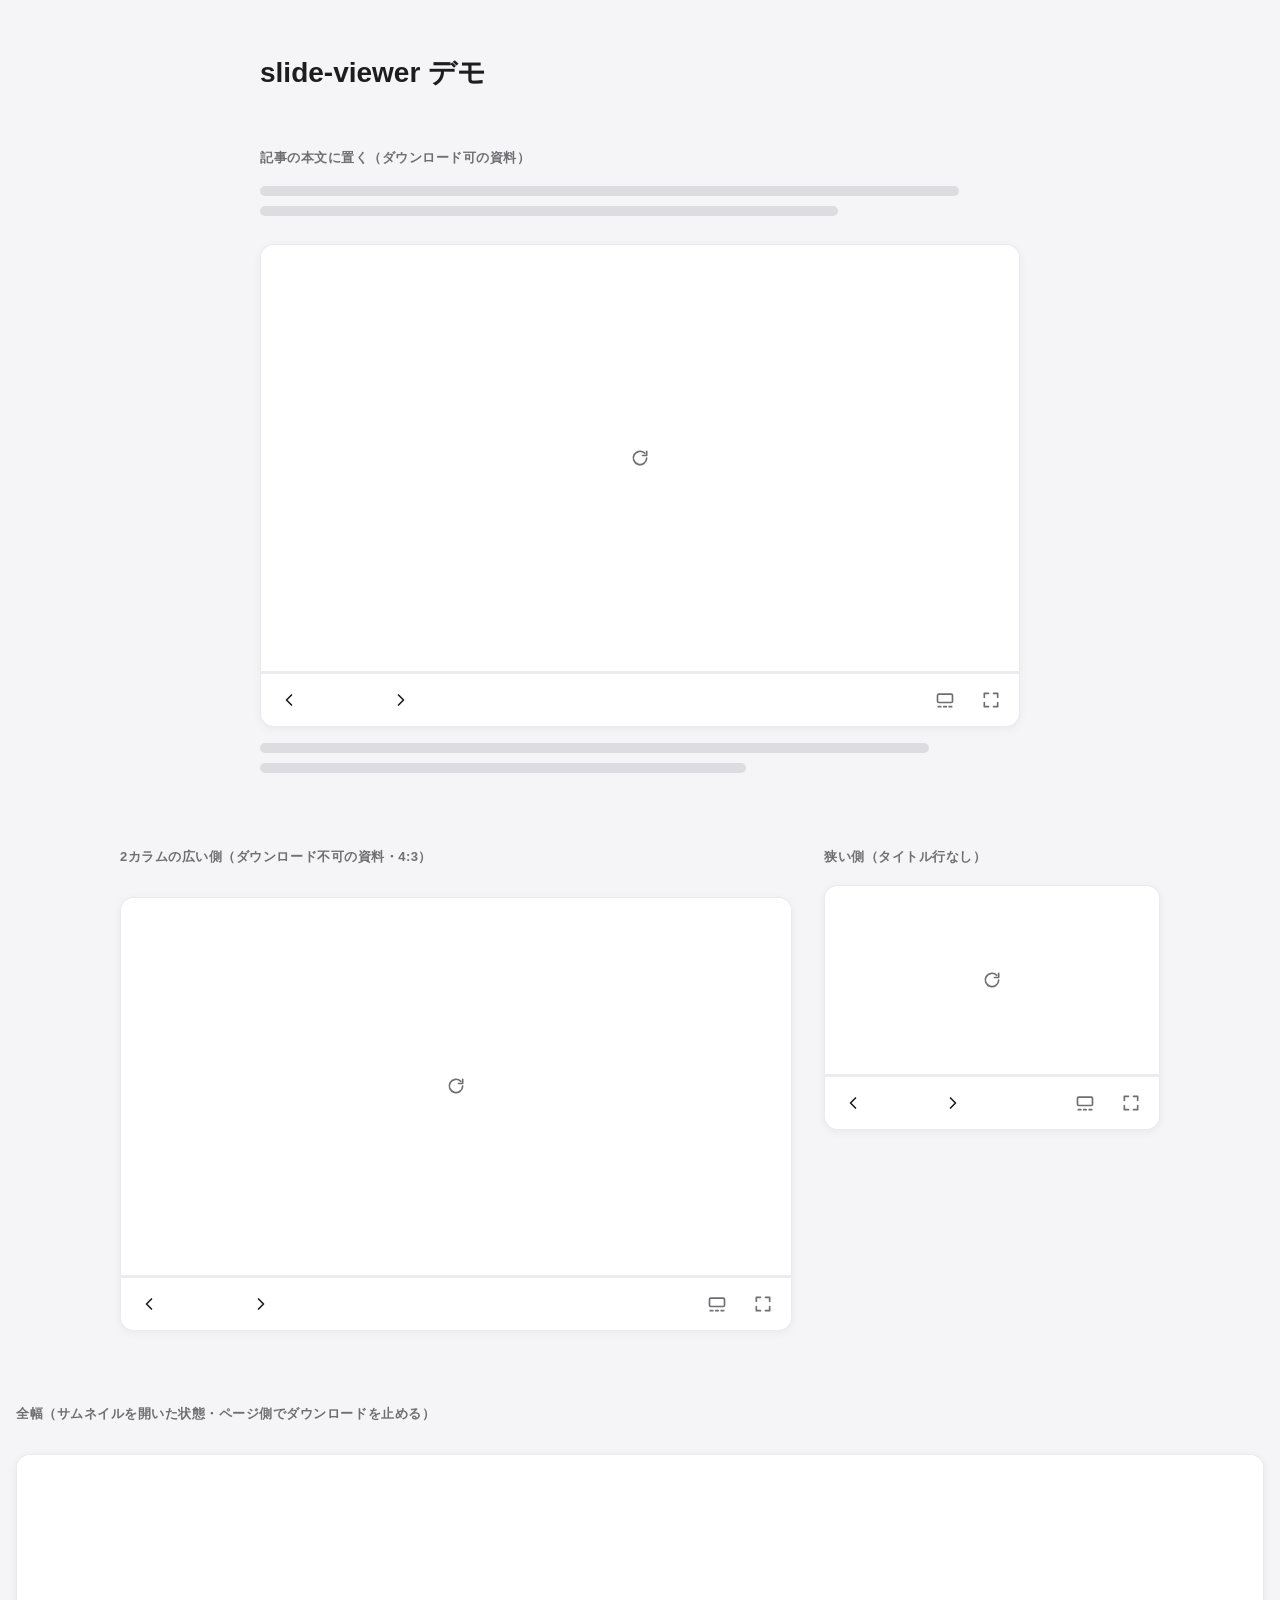
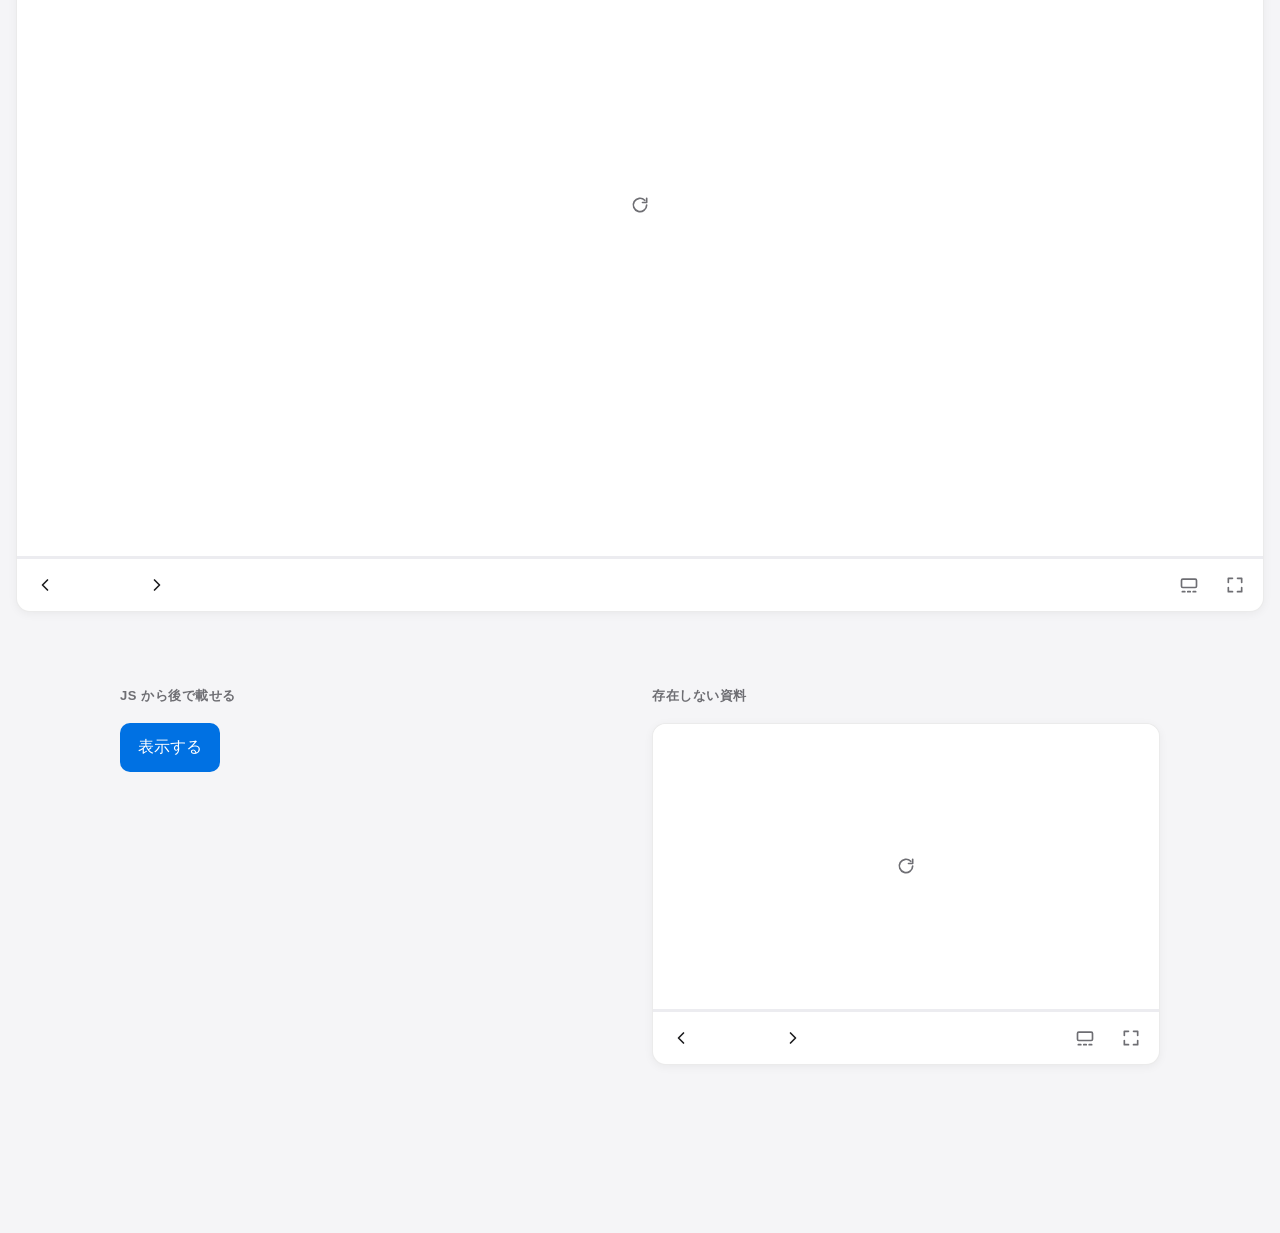
<file: demo/index.html>
<!doctype html>
<html lang="ja">
<head>
<meta charset="utf-8">
<meta name="viewport" content="width=device-width, initial-scale=1">
<meta name="robots" content="noindex, nofollow">
<title>slide-viewer デモ</title>
<style>
  /* 載せる側のページの CSS と干渉しないことを確かめるため、わざと強めの全体リセットを入れている */
  * { margin: 0; padding: 0; box-sizing: border-box; }
  button { all: unset; }
  canvas { border: 4px solid red; }

  :root {
    --bg: #f5f5f7;
    --text: #1d1d1f;
    --muted: #6e6e73;
    --line: #dcdce1;
  }
  @media (prefers-color-scheme: dark) {
    :root { --bg: #0b0b0d; --text: #f5f5f7; --muted: #a1a1a9; --line: #2a2a30; }
  }
  body {
    background: var(--bg);
    color: var(--text);
    font-family: -apple-system, "Hiragino Sans", "Noto Sans JP", sans-serif;
    line-height: 1.8;
  }
  main { padding: 48px 16px 96px; }
  section { margin: 0 auto 72px; }
  h1 { max-width: 760px; margin: 0 auto 48px; font-size: 28px; }
  h2 { font-size: 13px; font-weight: 600; color: var(--muted); letter-spacing: 0.04em; margin-bottom: 16px; }
  .article { max-width: 760px; }
  .article p { margin: 16px 0; color: var(--muted); }
  .cols { max-width: 1040px; display: grid; grid-template-columns: minmax(0, 2fr) minmax(0, 1fr); gap: 32px; align-items: start; }
  .cols .side { min-width: 0; }
  .wide { max-width: 1280px; }
  .pair { max-width: 1040px; display: grid; grid-template-columns: repeat(2, minmax(0, 1fr)); gap: 24px; }
  .mount-btn { display: inline-block; padding: 10px 18px; border-radius: 10px; background: #0071e3; color: #fff; cursor: pointer; margin-bottom: 16px; }
  .line { height: 10px; border-radius: 5px; background: var(--line); margin: 10px 0; }
  @media (max-width: 760px) {
    .cols, .pair { grid-template-columns: minmax(0, 1fr); }
  }
</style>
</head>
<body>
<main>
  <h1>slide-viewer デモ</h1>

  <section class="article">
    <h2>記事の本文に置く（ダウンロード可の資料）</h2>
    <div class="line" style="width: 92%"></div>
    <div class="line" style="width: 76%"></div>
    <p></p>
    <div class="slide-viewer" data-deck="usage"></div>
    <p></p>
    <div class="line" style="width: 88%"></div>
    <div class="line" style="width: 64%"></div>
  </section>

  <section class="cols">
    <div>
      <h2>2カラムの広い側（ダウンロード不可の資料・4:3）</h2>
      <div class="slide-viewer" data-deck="locked"></div>
    </div>
    <div class="side">
      <h2>狭い側（タイトル行なし）</h2>
      <div class="slide-viewer" data-deck="usage" data-header="false" data-accent="#ff9500"></div>
    </div>
  </section>

  <section class="wide">
    <h2>全幅（サムネイルを開いた状態・ページ側でダウンロードを止める）</h2>
    <div class="slide-viewer" data-deck="usage" data-thumbs="open" data-download="false" data-start="3"></div>
  </section>

  <section class="pair">
    <div>
      <h2>JS から後で載せる</h2>
      <button class="mount-btn" id="mount" type="button">表示する</button>
      <div id="later"></div>
    </div>
    <div>
      <h2>存在しない資料</h2>
      <div class="slide-viewer" data-deck="missing" data-header="false"></div>
    </div>
  </section>
</main>

<script src="/slide-viewer/slide-viewer.js" defer></script>
<script>
  document.getElementById('mount').addEventListener('click', function () {
    SlideViewer.mount(document.getElementById('later'), { deck: 'locked', thumbs: false });
    this.remove();
  });
</script>
</body>
</html>
</file>
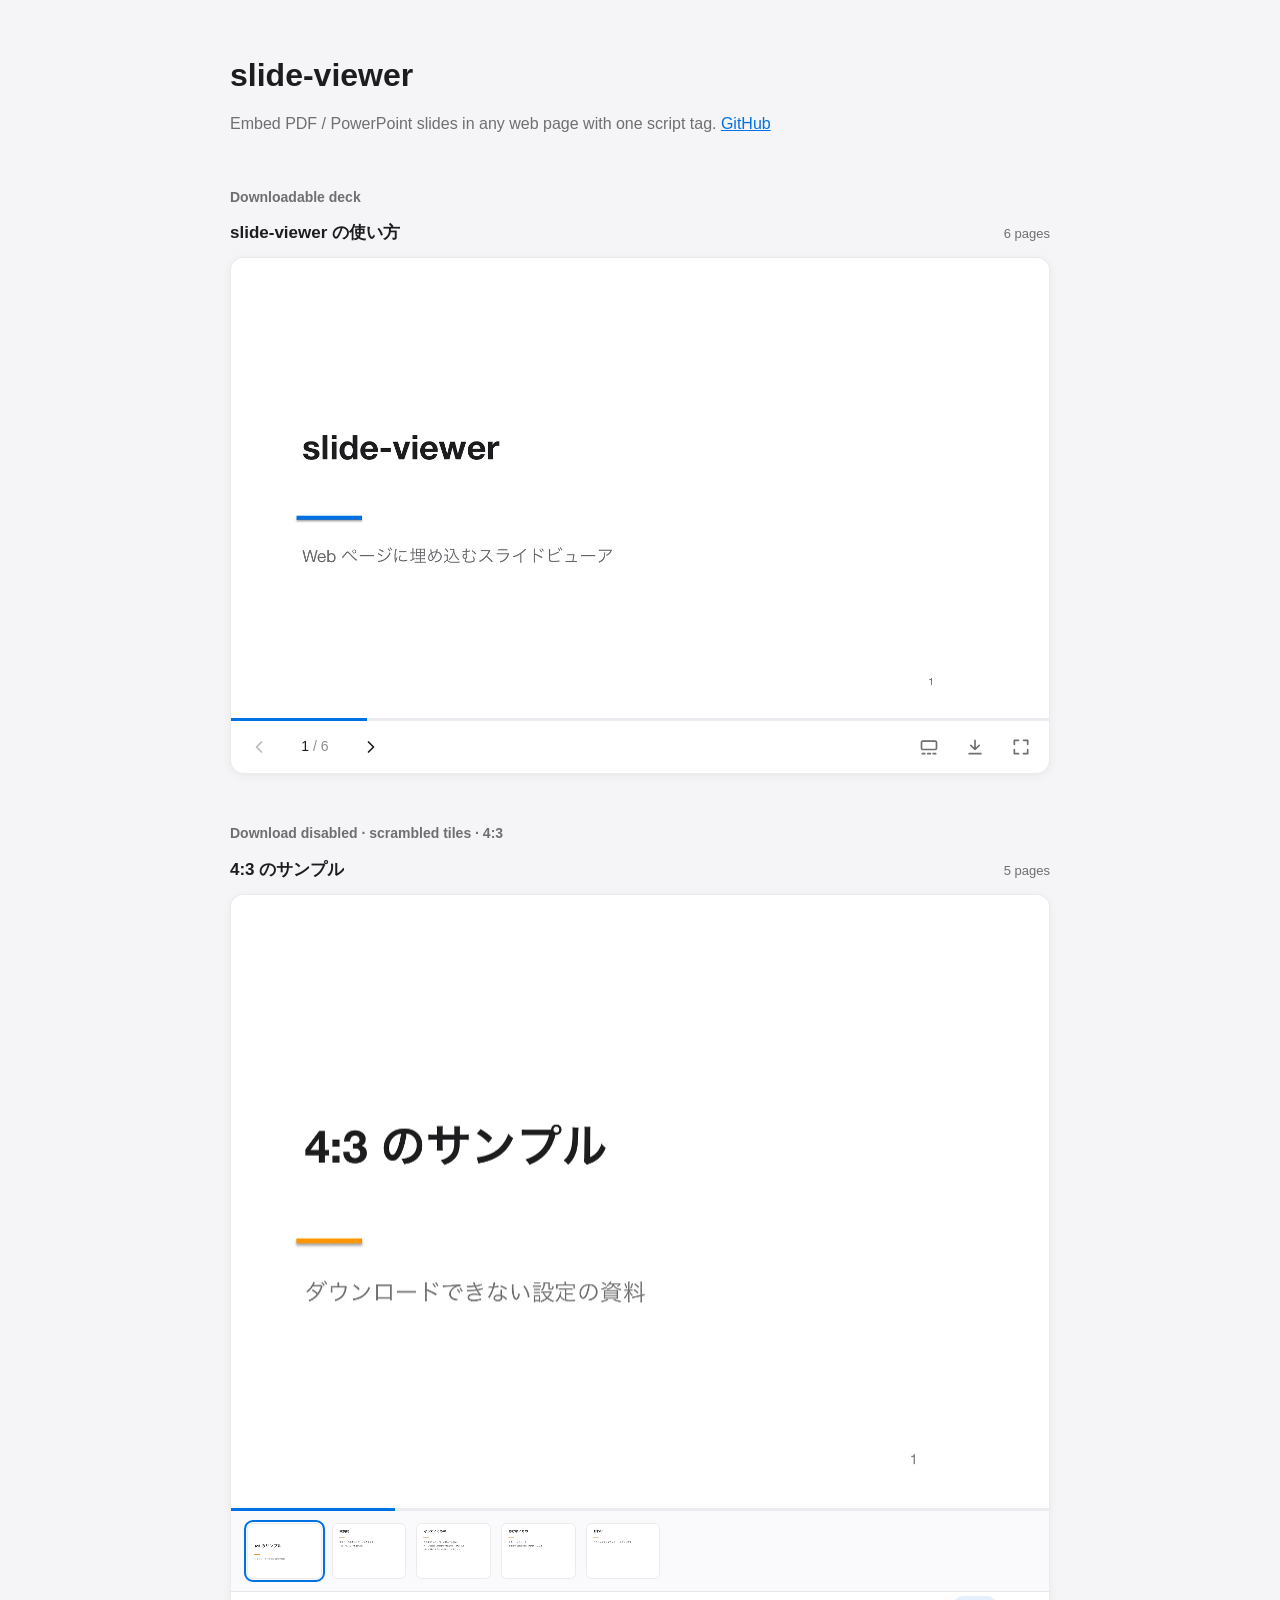
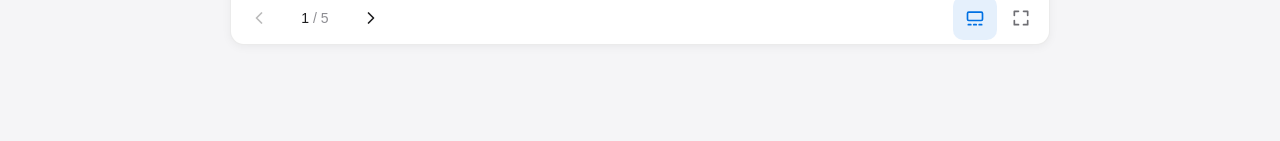
<file: demo/static.html>
<!doctype html>
<html lang="en">
<head>
<meta charset="utf-8">
<meta name="viewport" content="width=device-width, initial-scale=1">
<title>slide-viewer demo</title>
<style>
  :root { --bg: #f5f5f7; --text: #1d1d1f; --muted: #6e6e73; }
  @media (prefers-color-scheme: dark) { :root { --bg: #0b0b0d; --text: #f5f5f7; --muted: #a1a1a9; } }
  body { margin: 0; background: var(--bg); color: var(--text); font-family: -apple-system, BlinkMacSystemFont, "Segoe UI", sans-serif; line-height: 1.7; }
  main { max-width: 820px; margin: 0 auto; padding: 48px 16px 96px; }
  h1 { margin: 0 0 8px; font-size: 32px; }
  p { color: var(--muted); margin: 0 0 32px; }
  h2 { font-size: 14px; color: var(--muted); margin: 48px 0 12px; font-weight: 600; }
  a { color: #0071e3; }
</style>
</head>
<body>
<main>
  <h1>slide-viewer</h1>
  <p>Embed PDF / PowerPoint slides in any web page with one script tag. <a href="https://github.com/YoshitoSuzuki/slide-viewer">GitHub</a></p>

  <h2>Downloadable deck</h2>
  <div class="slide-viewer" data-deck="usage" data-static="decks/"></div>

  <h2>Download disabled · scrambled tiles · 4:3</h2>
  <div class="slide-viewer" data-deck="locked" data-static="decks/" data-thumbs="open"></div>
</main>
<script src="../slide-viewer/slide-viewer.js" defer></script>
</body>
</html>
</file>
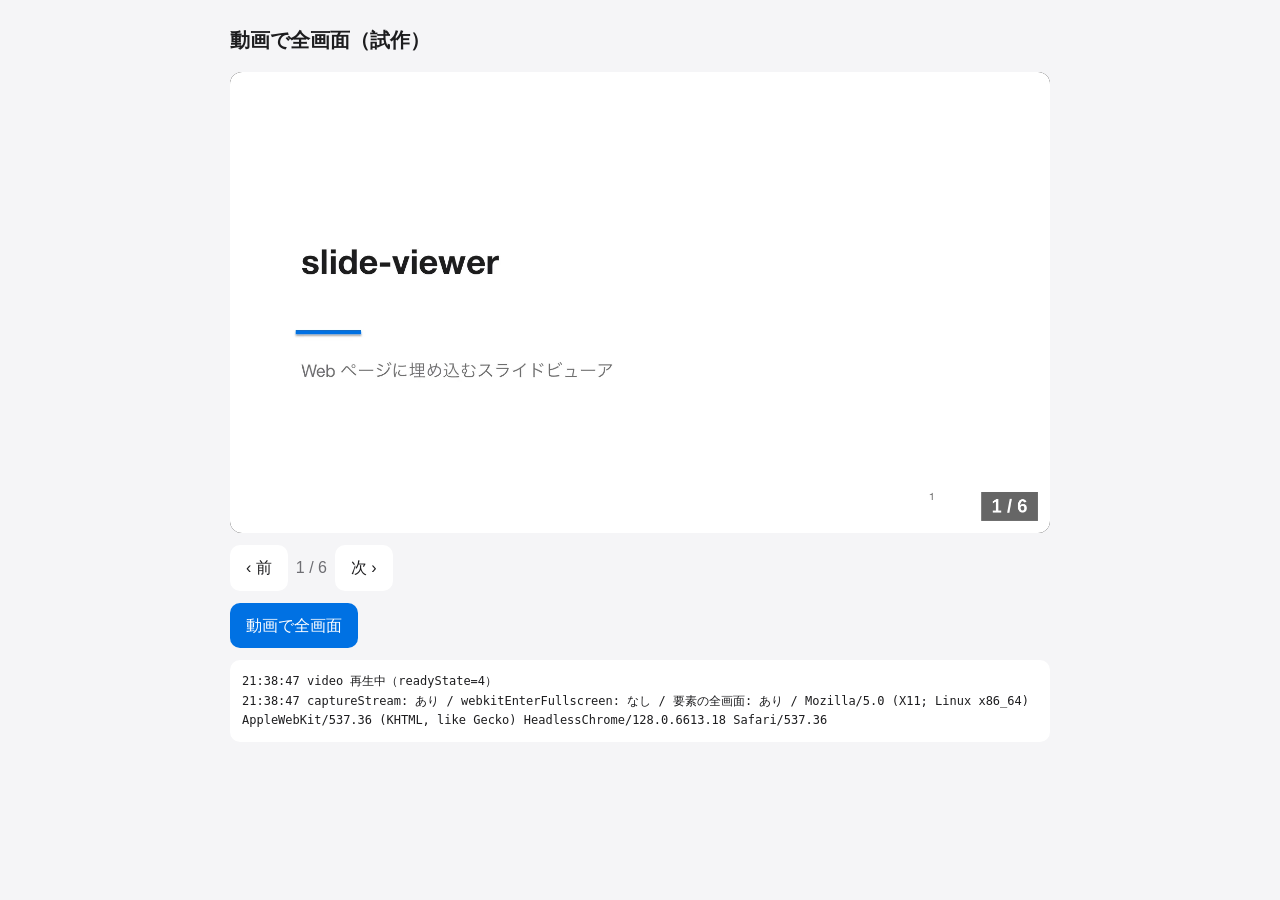
<file: demo/video-fullscreen.html>
<!doctype html>
<html lang="ja">
<head>
<meta charset="utf-8">
<meta name="viewport" content="width=device-width, initial-scale=1, viewport-fit=cover">
<meta name="robots" content="noindex, nofollow">
<title>動画で全画面（試作）</title>
<style>
  /*
   * iPhone の Safari で「本当の全画面」にできるのは <video> だけなので、
   * スライドを描いた canvas の映像を video に流し、その video を全画面にする試作。
   * 確かめたいこと: 全画面になるか / 全画面のままページを送れるか（どのボタンが効くか）
   */
  :root { color-scheme: light dark; --bg: #f5f5f7; --text: #1d1d1f; --muted: #6e6e73; --card: #fff; }
  @media (prefers-color-scheme: dark) { :root { --bg: #0b0b0d; --text: #f5f5f7; --muted: #a1a1a9; --card: #16161a; } }
  body { margin: 0; background: var(--bg); color: var(--text); font-family: -apple-system, sans-serif; line-height: 1.6; }
  main { max-width: 820px; margin: 0 auto; padding: 24px 16px 48px; }
  h1 { font-size: 20px; margin: 0 0 16px; }
  /* ページ上の表示も video にする。iPhone は見えない（小さすぎる）動画の自動再生を止めるため */
  #video { display: block; width: 100%; aspect-ratio: 16 / 9; background: #000; border-radius: 12px; }
  #stage { display: none; }
  .row { display: flex; gap: 8px; margin: 12px 0; flex-wrap: wrap; }
  button { font: inherit; font-size: 16px; padding: 10px 16px; border-radius: 10px; border: 0; background: var(--card); color: var(--text); }
  button.primary { background: #0071e3; color: #fff; }
  #page { align-self: center; color: var(--muted); }
  pre { background: var(--card); padding: 12px; border-radius: 10px; font-size: 12px; white-space: pre-wrap; word-break: break-all; }
</style>
</head>
<body>
<main>
  <h1>動画で全画面（試作）</h1>
  <video id="video" muted playsinline autoplay></video>
  <canvas id="stage" width="1600" height="900"></canvas>
  <div class="row">
    <button id="prev" type="button">‹ 前</button>
    <span id="page"></span>
    <button id="next" type="button">次 ›</button>
  </div>
  <div class="row">
    <button id="fs" class="primary" type="button">動画で全画面</button>
  </div>
  <pre id="log"></pre>
</main>
<script>
(function () {
  'use strict';
  var DECK = 'decks/usage/';
  var canvas = document.getElementById('stage');
  var ctx = canvas.getContext('2d');
  var video = document.getElementById('video');
  var logEl = document.getElementById('log');
  var pages = 0, cur = 1, images = {}, fullscreen = false;

  function log(msg) {
    var t = new Date().toTimeString().slice(0, 8);
    logEl.textContent = t + ' ' + msg + '\n' + logEl.textContent;
  }

  function image(p) {
    if (!images[p]) {
      images[p] = fetch(DECK + 'full/' + String(p).padStart(3, '0') + '.webp')
        .then(function (r) { return r.blob(); })
        .then(createImageBitmap);
    }
    return images[p];
  }

  // 現在のページを canvas に描く。全画面の動画にはページ番号も焼き込む（どのボタンでめくれたか見えるように）
  var bitmap = null;
  function draw() {
    ctx.fillStyle = '#000';
    ctx.fillRect(0, 0, canvas.width, canvas.height);
    if (bitmap) ctx.drawImage(bitmap, 0, 0, canvas.width, canvas.height);
    ctx.font = '600 36px -apple-system, sans-serif';
    var label = cur + ' / ' + pages;
    var w = ctx.measureText(label).width + 40;
    ctx.fillStyle = 'rgba(0,0,0,0.6)';
    ctx.fillRect(canvas.width - w - 24, canvas.height - 80, w, 56);
    ctx.fillStyle = '#fff';
    ctx.fillText(label, canvas.width - w - 4, canvas.height - 40);
  }

  function go(p, why) {
    if (!pages) return;
    p = Math.min(Math.max(p, 1), pages);
    cur = p;
    document.getElementById('page').textContent = p + ' / ' + pages;
    image(p).then(function (b) { if (cur === p) { bitmap = b; draw(); } });
    if (why) log('ページ ' + p + '（' + why + '）');
  }

  // Safari の captureStream は、canvas が描き直されたときにだけ映像を送る。
  // 止まった絵のままだと動画が真っ黒になることがあるので、ずっと描き直し続ける
  function loop() { draw(); requestAnimationFrame(loop); }

  document.getElementById('prev').onclick = function () { go(cur - 1, 'ページのボタン'); };
  document.getElementById('next').onclick = function () { go(cur + 1, 'ページのボタン'); };

  // 全画面の標準プレーヤーに出るかもしれない操作。どれが呼ばれたかを記録する
  function setupMediaSession() {
    if (!('mediaSession' in navigator)) { log('mediaSession: 使えない'); return; }
    try {
      navigator.mediaSession.metadata = new MediaMetadata({ title: 'slide-viewer の使い方', artist: 'slide-viewer' });
    } catch (e) { log('MediaMetadata: ' + e.message); }
    var actions = {
      nexttrack: function () { go(cur + 1, 'nexttrack'); },
      previoustrack: function () { go(cur - 1, 'previoustrack'); },
      seekforward: function () { go(cur + 1, 'seekforward'); },
      seekbackward: function () { go(cur - 1, 'seekbackward'); },
      play: function () { log('play が押された'); video.play(); },
      pause: function () { log('pause が押された（一時停止はさせない）'); video.play(); }
    };
    Object.keys(actions).forEach(function (a) {
      try { navigator.mediaSession.setActionHandler(a, actions[a]); }
      catch (e) { log('setActionHandler(' + a + '): ' + e.message); }
    });
  }

  function enterFullscreen() {
    try {
      if (video.webkitEnterFullscreen) {
        video.webkitEnterFullscreen();
        log('webkitEnterFullscreen を呼んだ（readyState=' + video.readyState + '）');
      } else if (video.requestFullscreen) {
        video.requestFullscreen().then(function () { log('requestFullscreen 成功'); }, function (e) { log('requestFullscreen 失敗: ' + e.message); });
      } else {
        log('video を全画面にする方法が無い');
      }
    } catch (e) {
      log('全画面にできない: ' + e.name + ' ' + e.message);
    }
  }

  document.getElementById('fs').onclick = function () {
    if (video.readyState >= 1) { enterFullscreen(); return; }
    // 自動再生が止められていたときは、ボタンを押したこの操作で再生を始め、映像の準備ができてから全画面にする
    log('まだ再生されていないので、再生してから全画面にする（readyState=' + video.readyState + '）');
    video.addEventListener('loadedmetadata', function () { enterFullscreen(); }, { once: true });
    video.play().then(function () { log('video 再生中（readyState=' + video.readyState + '）'); },
      function (e) { log('ボタンからも再生できない: ' + e.message); });
  };

  video.addEventListener('webkitbeginfullscreen', function () { fullscreen = true; log('全画面に入った'); });
  video.addEventListener('webkitendfullscreen', function () { fullscreen = false; log('全画面を閉じた'); video.play(); });
  video.addEventListener('pause', function () { log('video が止まった'); });
  // 全画面のプレーヤーで時間のバーを動かされたときに備えて記録する
  video.addEventListener('seeking', function () { log('seeking'); });

  log('captureStream: ' + (canvas.captureStream ? 'あり' : 'なし') +
    ' / webkitEnterFullscreen: ' + (video.webkitEnterFullscreen ? 'あり' : 'なし') +
    ' / 要素の全画面: ' + (document.fullscreenEnabled ? 'あり' : 'なし') +
    ' / ' + navigator.userAgent);

  fetch(DECK + 'deck.json').then(function (r) { return r.json(); }).then(function (m) {
    pages = m.pages;
    go(1);
    loop();
    if (!canvas.captureStream) { log('この端末では canvas を映像にできない'); return; }
    video.srcObject = canvas.captureStream(30);
    video.play().then(function () { log('video 再生中（readyState=' + video.readyState + '）'); },
      function (e) { log('video を再生できない: ' + e.message); });
    setupMediaSession();
  });
})();
</script>
</body>
</html>
</file>
